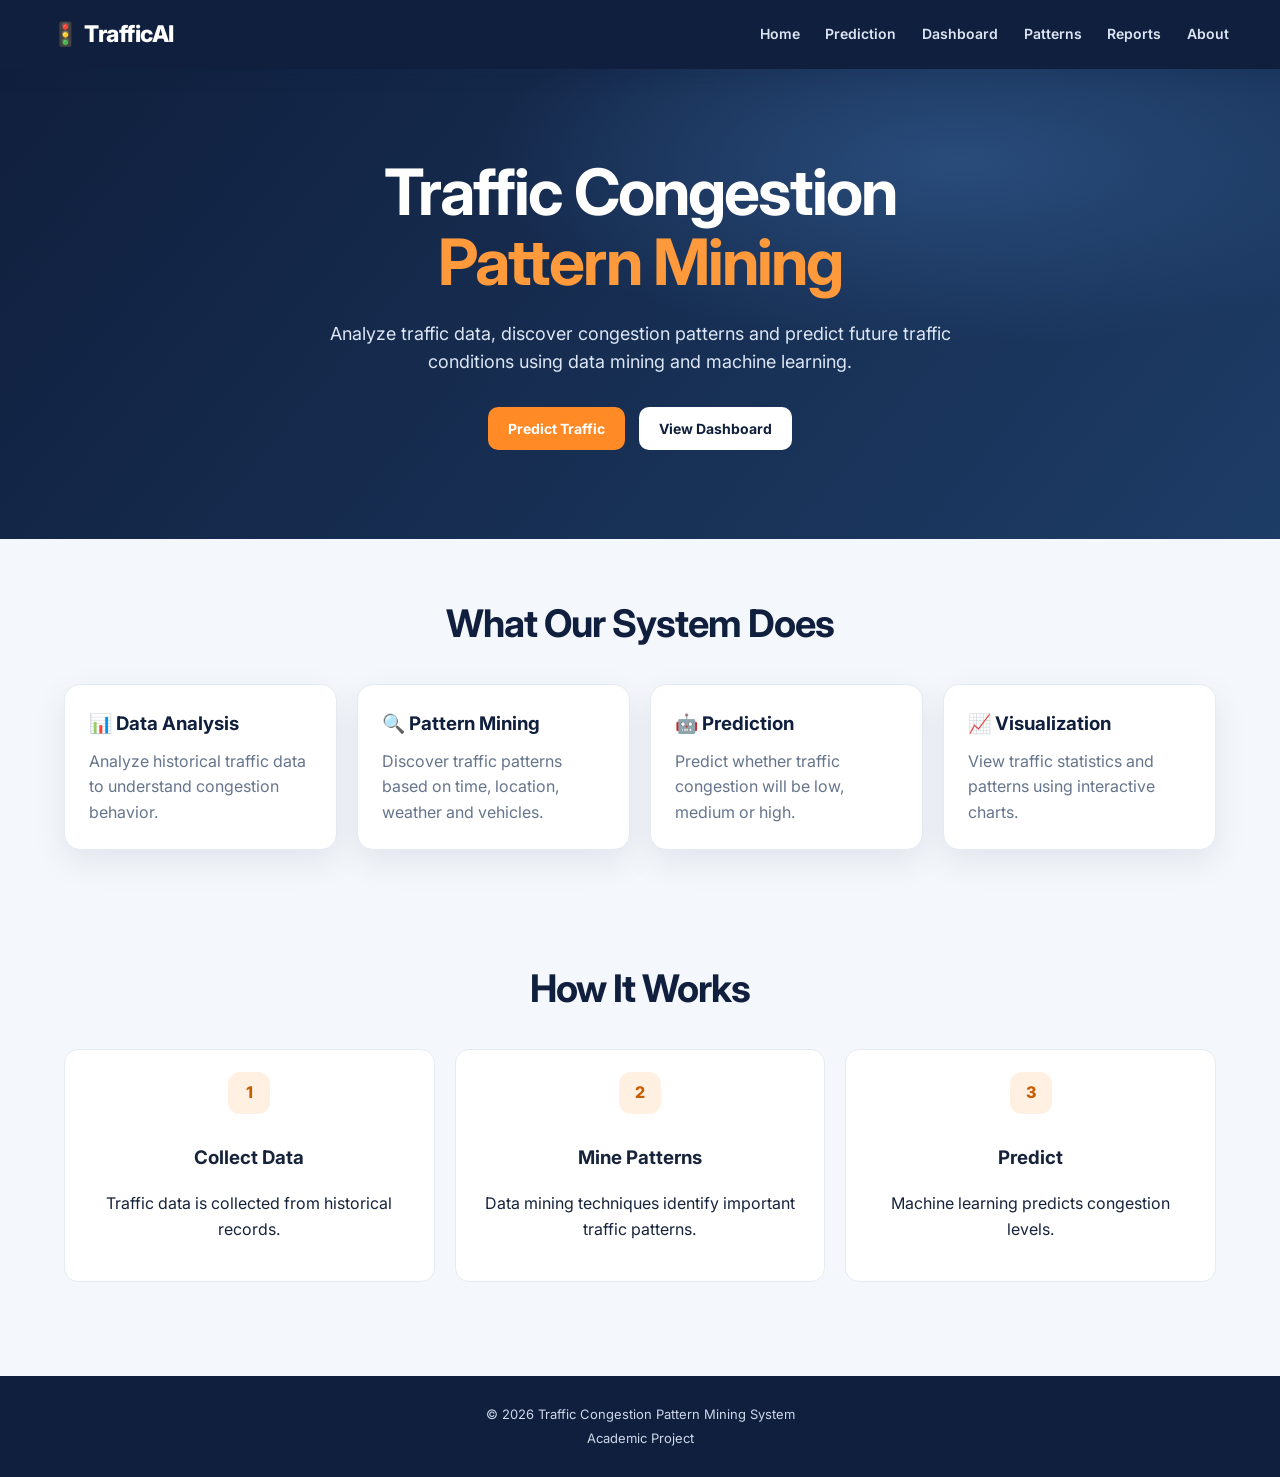
<file: templates/index.html>
<!DOCTYPE html>
<html lang="en">

<head>
    <meta charset="UTF-8">
    <meta name="viewport" content="width=device-width, initial-scale=1.0">

    <title>Traffic Congestion Pattern Mining</title>

    <link rel="stylesheet" href="/static/css/style.css">
</head>

<body>

    <!-- Navigation Bar -->

    <nav>

        <div class="logo">
            🚦 TrafficAI
        </div>

        <div class="nav-links">

            <a href="/index.html">Home</a>

            <a href="/predict.html">Prediction</a>

            <a href="/dashboard.html">Dashboard</a>

            <a href="/patterns.html">Patterns</a>

            <a href="/reports.html">Reports</a>

            <a href="/about.html">About</a>

        </div>

    </nav>


    <!-- Hero Section -->

    <section class="hero">

        <div class="hero-content">

            <h1>
                Traffic Congestion
                <span>Pattern Mining</span>
            </h1>

            <p>
                Analyze traffic data, discover congestion patterns
                and predict future traffic conditions using
                data mining and machine learning.
            </p>

            <div class="hero-buttons">

                <a href="/predict.html" class="btn">
                    Predict Traffic
                </a>

                <a href="/dashboard.html" class="btn secondary">
                    View Dashboard
                </a>

            </div>

        </div>

    </section>


    <!-- Features -->

    <section class="features">

        <h2>What Our System Does</h2>

        <div class="feature-container">

            <div class="feature-card">

                <h3>📊 Data Analysis</h3>

                <p>
                    Analyze historical traffic data
                    to understand congestion behavior.
                </p>

            </div>


            <div class="feature-card">

                <h3>🔍 Pattern Mining</h3>

                <p>
                    Discover traffic patterns based on
                    time, location, weather and vehicles.
                </p>

            </div>


            <div class="feature-card">

                <h3>🤖 Prediction</h3>

                <p>
                    Predict whether traffic congestion
                    will be low, medium or high.
                </p>

            </div>


            <div class="feature-card">

                <h3>📈 Visualization</h3>

                <p>
                    View traffic statistics and patterns
                    using interactive charts.
                </p>

            </div>

        </div>

    </section>


    <!-- How It Works -->

    <section class="how">

        <h2>How It Works</h2>

        <div class="steps">

            <div>
                <span>1</span>
                <h3>Collect Data</h3>
                <p>
                    Traffic data is collected from
                    historical records.
                </p>
            </div>


            <div>
                <span>2</span>
                <h3>Mine Patterns</h3>
                <p>
                    Data mining techniques identify
                    important traffic patterns.
                </p>
            </div>


            <div>
                <span>3</span>
                <h3>Predict</h3>
                <p>
                    Machine learning predicts
                    congestion levels.
                </p>
            </div>

        </div>

    </section>


    <!-- Footer -->

    <footer>

        <p>
            © 2026 Traffic Congestion Pattern Mining System
        </p>

        <p>
            Academic Project
        </p>

    </footer>

</body>

</html>
</file>
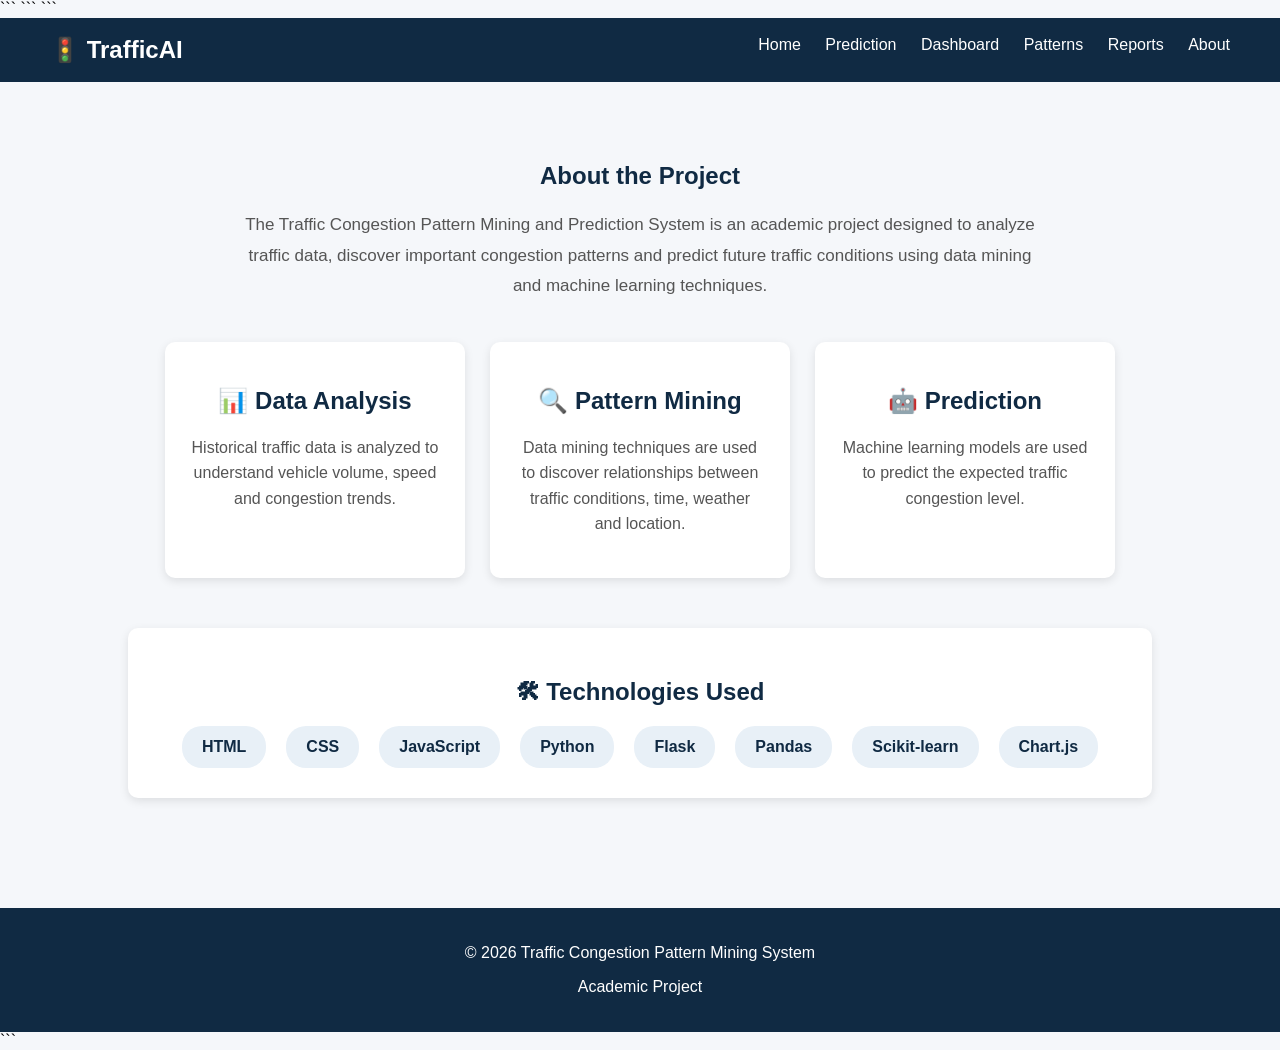
<file: about.html>
<!DOCTYPE html>

<html lang="en">

<head>
    <meta charset="UTF-8">
    <meta name="viewport" content="width=device-width, initial-scale=1.0">

```
<title>About TrafficAI</title>

<style>

    body {
        font-family: Arial, sans-serif;
        background-color: #f5f7fa;
        margin: 0;
    }

    nav {
        background-color: #102a43;
        padding: 18px 50px;
        display: flex;
        justify-content: space-between;
    }

    .logo {
        color: white;
        font-size: 24px;
        font-weight: bold;
    }

    .nav-links a {
        color: white;
        text-decoration: none;
        margin-left: 20px;
    }

    .about-section {
        padding: 60px 10%;
        text-align: center;
    }

    .about-section h1 {
        color: #102a43;
    }

    .intro {
        max-width: 800px;
        margin: 20px auto;
        color: #555;
        line-height: 1.8;
        font-size: 17px;
    }

    .about-container {
        display: flex;
        justify-content: center;
        gap: 25px;
        flex-wrap: wrap;
        margin-top: 40px;
    }

    .about-card {
        background-color: white;
        width: 250px;
        padding: 25px;
        border-radius: 10px;
        box-shadow: 0 3px 10px rgba(0,0,0,0.1);
    }

    .about-card h2 {
        color: #102a43;
    }

    .about-card p {
        color: #555;
        line-height: 1.6;
    }

    .technology {
        margin-top: 50px;
        background-color: white;
        padding: 30px;
        border-radius: 10px;
        box-shadow: 0 3px 10px rgba(0,0,0,0.1);
    }

    .technology h2 {
        color: #102a43;
    }

    .tech-list {
        display: flex;
        justify-content: center;
        gap: 20px;
        flex-wrap: wrap;
        margin-top: 20px;
    }

    .tech {
        background-color: #e8f0f7;
        padding: 12px 20px;
        border-radius: 20px;
        color: #102a43;
        font-weight: bold;
    }

    footer {
        margin-top: 50px;
        background-color: #102a43;
        color: white;
        text-align: center;
        padding: 20px;
    }

</style>
```

</head>

<body>

```
<nav>

    <div class="logo">
        🚦 TrafficAI
    </div>

    <div class="nav-links">

        <a href="index.html">Home</a>
        <a href="predict.html">Prediction</a>
        <a href="dashboard.html">Dashboard</a>
        <a href="patterns.html">Patterns</a>
        <a href="reports.html">Reports</a>
        <a href="about.html">About</a>

    </div>

</nav>


<section class="about-section">

    <h1>About the Project</h1>

    <p class="intro">

        The Traffic Congestion Pattern Mining and Prediction
        System is an academic project designed to analyze
        traffic data, discover important congestion patterns
        and predict future traffic conditions using data
        mining and machine learning techniques.

    </p>


    <div class="about-container">

        <div class="about-card">

            <h2>📊 Data Analysis</h2>

            <p>
                Historical traffic data is analyzed to
                understand vehicle volume, speed and
                congestion trends.
            </p>

        </div>


        <div class="about-card">

            <h2>🔍 Pattern Mining</h2>

            <p>
                Data mining techniques are used to discover
                relationships between traffic conditions,
                time, weather and location.
            </p>

        </div>


        <div class="about-card">

            <h2>🤖 Prediction</h2>

            <p>
                Machine learning models are used to predict
                the expected traffic congestion level.
            </p>

        </div>

    </div>


    <div class="technology">

        <h2>🛠 Technologies Used</h2>

        <div class="tech-list">

            <div class="tech">HTML</div>

            <div class="tech">CSS</div>

            <div class="tech">JavaScript</div>

            <div class="tech">Python</div>

            <div class="tech">Flask</div>

            <div class="tech">Pandas</div>

            <div class="tech">Scikit-learn</div>

            <div class="tech">Chart.js</div>

        </div>

    </div>

</section>


<footer>

    <p>
        © 2026 Traffic Congestion Pattern Mining System
    </p>

    <p>
        Academic Project
    </p>

</footer>
```

</body>

</html>
</file>
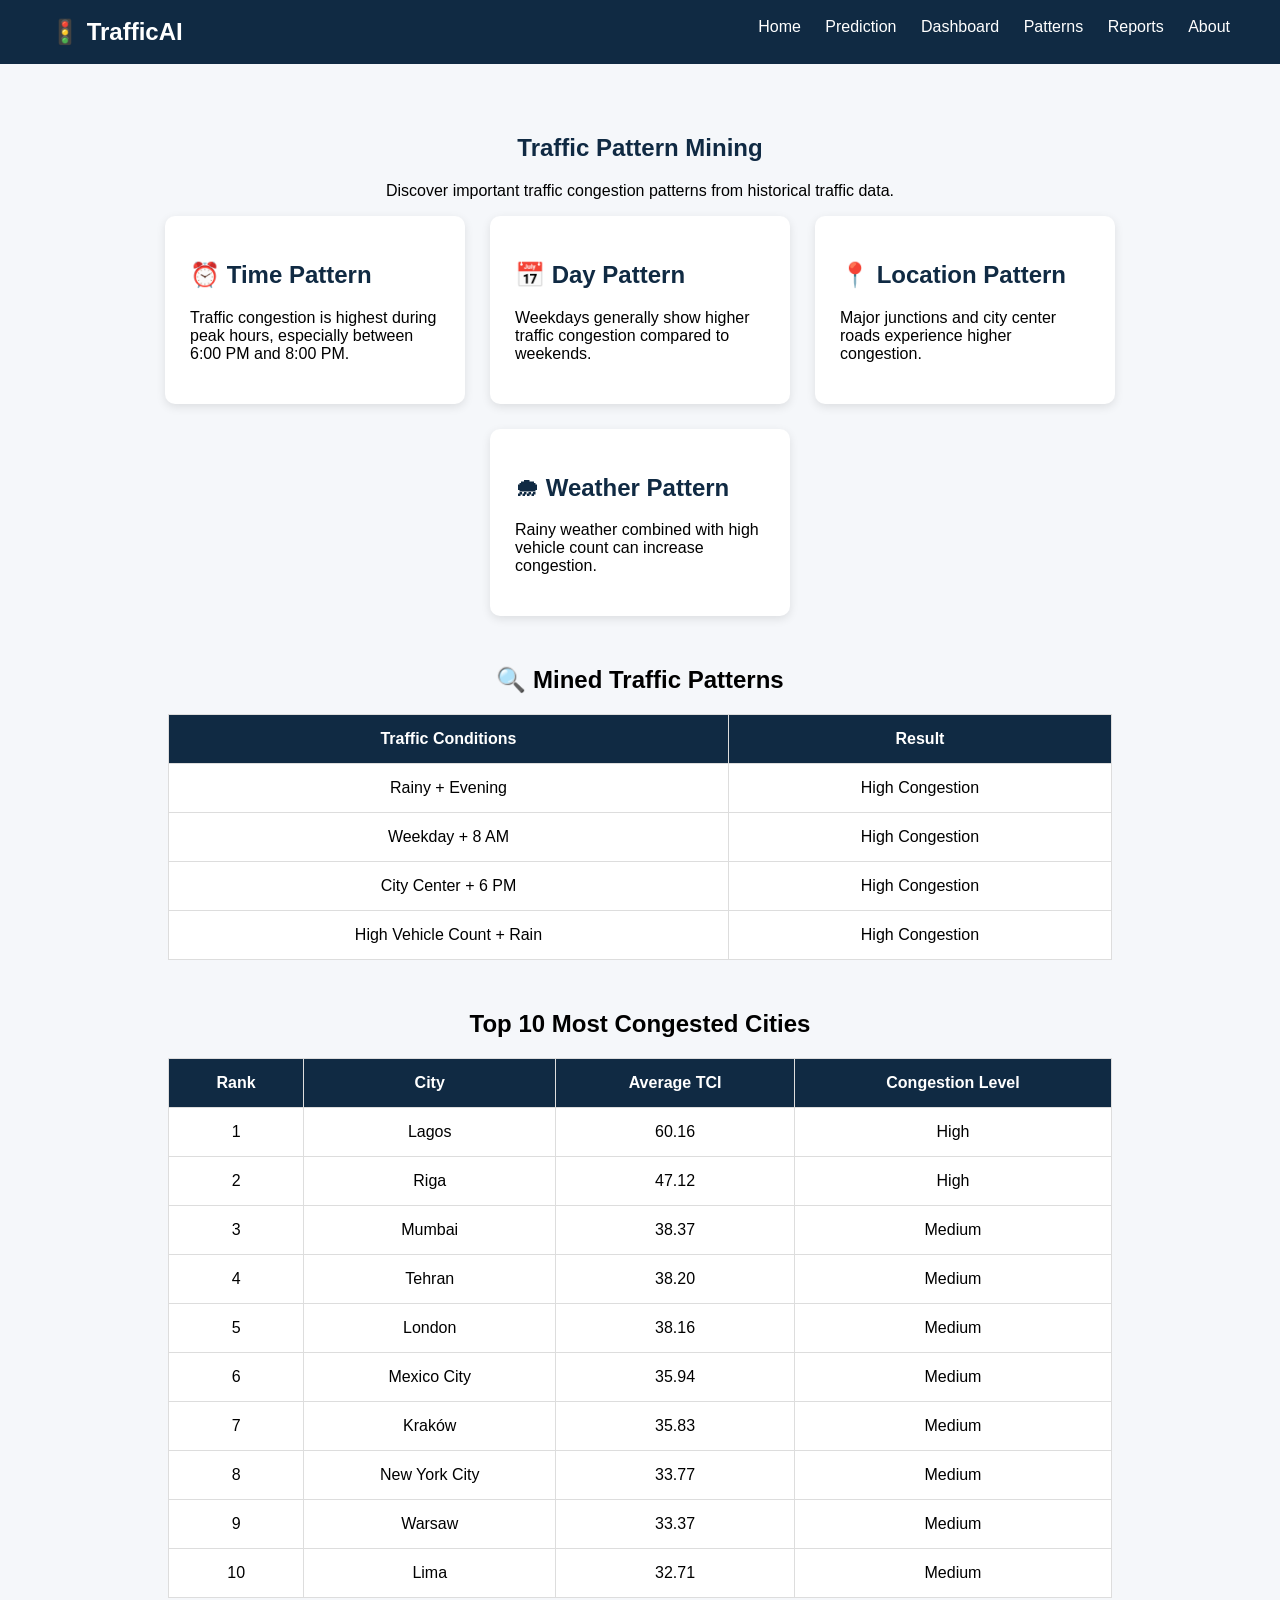
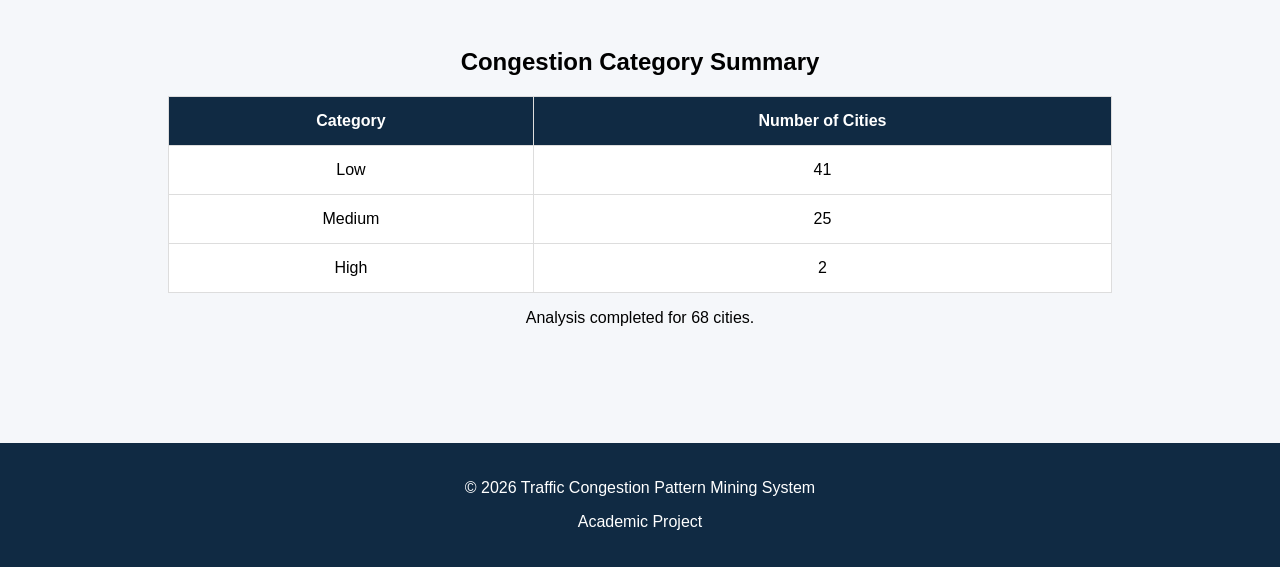
<file: patterns.html>
<!DOCTYPE html>
<html lang="en">

<head>
    <meta charset="UTF-8">
    <meta name="viewport" content="width=device-width, initial-scale=1.0">

    <title>Traffic Patterns</title>

    <style>

        body {
            font-family: Arial, sans-serif;
            background-color: #f5f7fa;
            margin: 0;
        }

        nav {
            background-color: #102a43;
            padding: 18px 50px;
            display: flex;
            justify-content: space-between;
        }

        .logo {
            color: white;
            font-size: 24px;
            font-weight: bold;
        }

        .nav-links a {
            color: white;
            text-decoration: none;
            margin-left: 20px;
        }

        .patterns-section {
            padding: 50px;
            text-align: center;
        }

        .patterns-section h1 {
            color: #102a43;
        }

        .pattern-container {
            display: flex;
            justify-content: center;
            gap: 25px;
            flex-wrap: wrap;
        }

        .pattern-card {
            background-color: white;
            width: 250px;
            padding: 25px;
            border-radius: 10px;
            box-shadow: 0 3px 10px rgba(0,0,0,0.1);
            text-align: left;
        }

        .pattern-card h2 {
            color: #102a43;
        }

        .rules-section {
            margin-top: 50px;
        }

        table {
            width: 80%;
            margin: auto;
            border-collapse: collapse;
            background-color: white;
        }

        th, td {
            padding: 15px;
            border: 1px solid #ddd;
        }

        th {
            background-color: #102a43;
            color: white;
        }

        footer {
            margin-top: 50px;
            background-color: #102a43;
            color: white;
            text-align: center;
            padding: 20px;
        }

    </style>

</head>

<body>

    <nav>

        <div class="logo">
            🚦 TrafficAI
        </div>

        <div class="nav-links">

            <a href="index.html">Home</a>
            <a href="predict.html">Prediction</a>
            <a href="dashboard.html">Dashboard</a>
            <a href="patterns.html">Patterns</a>
            <a href="reports.html">Reports</a>
            <a href="about.html">About</a>

        </div>

    </nav>


    <section class="patterns-section">

        <h1>Traffic Pattern Mining</h1>

        <p>
            Discover important traffic congestion patterns
            from historical traffic data.
        </p>


        <div class="pattern-container">

            <div class="pattern-card">

                <h2>⏰ Time Pattern</h2>

                <p>
                    Traffic congestion is highest during
                    peak hours, especially between
                    6:00 PM and 8:00 PM.
                </p>

            </div>


            <div class="pattern-card">

                <h2>📅 Day Pattern</h2>

                <p>
                    Weekdays generally show higher traffic
                    congestion compared to weekends.
                </p>

            </div>


            <div class="pattern-card">

                <h2>📍 Location Pattern</h2>

                <p>
                    Major junctions and city center roads
                    experience higher congestion.
                </p>

            </div>


            <div class="pattern-card">

                <h2>🌧 Weather Pattern</h2>

                <p>
                    Rainy weather combined with high
                    vehicle count can increase congestion.
                </p>

            </div>

        </div>


        <div class="rules-section">

            <h2>🔍 Mined Traffic Patterns</h2>

            <table>

                <tr>
                    <th>Traffic Conditions</th>
                    <th>Result</th>
                </tr>

                <tr>
                    <td>Rainy + Evening</td>
                    <td>High Congestion</td>
                </tr>

                <tr>
                    <td>Weekday + 8 AM</td>
                    <td>High Congestion</td>
                </tr>

                <tr>
                    <td>City Center + 6 PM</td>
                    <td>High Congestion</td>
                </tr>

                <tr>
                    <td>High Vehicle Count + Rain</td>
                    <td>High Congestion</td>
                </tr>

            </table>

        </div>
       

<!-- Top 10 Most Congested Cities -->
<div class="rules-section">
    <h2>Top 10 Most Congested Cities</h2>

    <table>
        <tr>
            <th>Rank</th>
            <th>City</th>
            <th>Average TCI</th>
            <th>Congestion Level</th>
        </tr>
        <tbody id="topCities"></tbody>
    </table>
</div>

<!-- Congestion Category Summary -->
<div class="rules-section">
    <h2>Congestion Category Summary</h2>

    <table>
        <tr>
            <th>Category</th>
            <th>Number of Cities</th>
        </tr>
        <tbody id="categorySummary"></tbody>
    </table>

    <p id="patternMessage">Loading traffic data...</p>
</div>

</section>



    <footer>

        <p>
            © 2026 Traffic Congestion Pattern Mining System
        </p>

        <p>
            Academic Project
        </p>

    </footer>
<script>
async function loadPatterns() {
    try {
        const response = await fetch("cleaned_traffic_data.csv");

        if (!response.ok) {
            throw new Error("CSV file not found");
        }

        const csv = await response.text();
        const lines = csv.trim().split(/\r?\n/);
        const headers = lines[0].split(",").map(h => h.trim());

        const data = lines.slice(1).map(line => {
            const values = line.split(",");
            const row = {};

            headers.forEach((header, i) => {
                row[header] = values[i]?.trim();
            });

            return row;
        }).filter(row =>
            row.City && !isNaN(Number(row.AverageTCI))
        );

        data.sort((a, b) =>
            Number(b.AverageTCI) - Number(a.AverageTCI)
        );

        const topCities = document.getElementById("topCities");
        topCities.innerHTML = "";

        data.slice(0, 10).forEach((city, i) => {
            const tci = Number(city.AverageTCI);
            let level;

            if (tci < 20) {
                level = "Low";
            } else if (tci < 40) {
                level = "Medium";
            } else {
                level = "High";
            }

            topCities.innerHTML += `
                <tr>
                    <td>${i + 1}</td>
                    <td>${city.City}</td>
                    <td>${tci.toFixed(2)}</td>
                    <td>${level}</td>
                </tr>
            `;
        });

        const counts = { Low: 0, Medium: 0, High: 0 };

        data.forEach(city => {
            const tci = Number(city.AverageTCI);

            if (tci < 20) {
                counts.Low++;
            } else if (tci < 40) {
                counts.Medium++;
            } else {
                counts.High++;
            }
        });

        document.getElementById("categorySummary").innerHTML = `
            <tr><td>Low</td><td>${counts.Low}</td></tr>
            <tr><td>Medium</td><td>${counts.Medium}</td></tr>
            <tr><td>High</td><td>${counts.High}</td></tr>
        `;

        document.getElementById("patternMessage").textContent =
            `Analysis completed for ${data.length} cities.`;

    } catch (error) {
        console.error(error);

        document.getElementById("patternMessage").textContent =
            "Unable to load data. Check the CSV file location and Live Server.";
    }
}

loadPatterns();
</script>
</body>

</html>
</file>
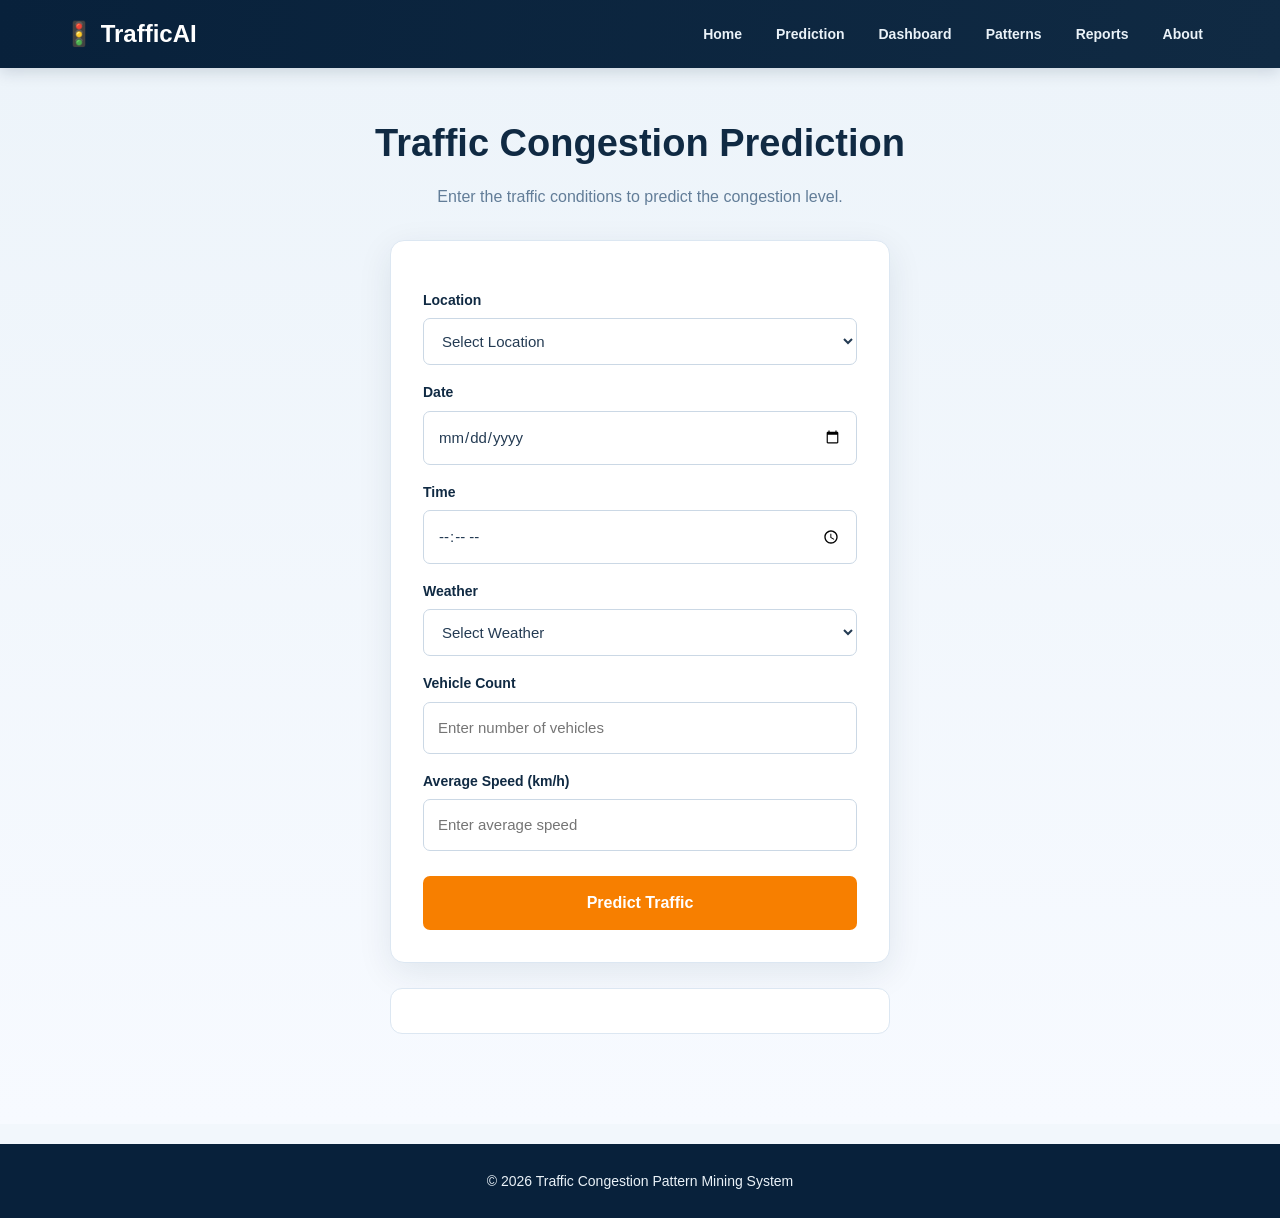
<file: predict.html>
<!DOCTYPE html>
<html lang="en">

<head>

    <meta charset="UTF-8">

    <meta name="viewport"
          content="width=device-width, initial-scale=1.0">

    <title>Traffic Prediction</title>

    <link rel="stylesheet" href="style.css">

</head>

<body>

    <nav>

        <div class="logo">
            🚦 TrafficAI
        </div>

        <div class="nav-links">

            <a href="index.html">Home</a>

            <a href="predict.html">Prediction</a>

            <a href="dashboard.html">Dashboard</a>

            <a href="patterns.html">Patterns</a>

            <a href="reports.html">Reports</a>

            <a href="about.html">About</a>

        </div>

    </nav>


    <section class="prediction-section">

        <h1>Traffic Congestion Prediction</h1>

        <p>
            Enter the traffic conditions to predict
            the congestion level.
        </p>


        <form id="predictionForm">

            <label>Location</label>

            <select id="location">

                <option value="">Select Location</option>

                <option>Main Road</option>
                <option>City Center</option>
                <option>Highway</option>
                <option>Junction</option>

            </select>


            <label>Date</label>

            <input type="date" id="date">


            <label>Time</label>

            <input type="time" id="time">


            <label>Weather</label>

            <select id="weather">

                <option value="">Select Weather</option>

                <option>Sunny</option>
                <option>Cloudy</option>
                <option>Rainy</option>

            </select>


            <label>Vehicle Count</label>

            <input
                type="number"
                id="vehicleCount"
                placeholder="Enter number of vehicles"
            >


            <label>Average Speed (km/h)</label>

            <input
                type="number"
                id="speed"
                placeholder="Enter average speed"
            >


            <button type="submit">
                Predict Traffic
            </button>

        </form>


        <div id="predictionResult"></div>

    </section>


    <footer>

        <p>
            © 2026 Traffic Congestion Pattern Mining System
        </p>

    </footer>


    <script src="prediction.js"></script>

</body>

</html>
</file>
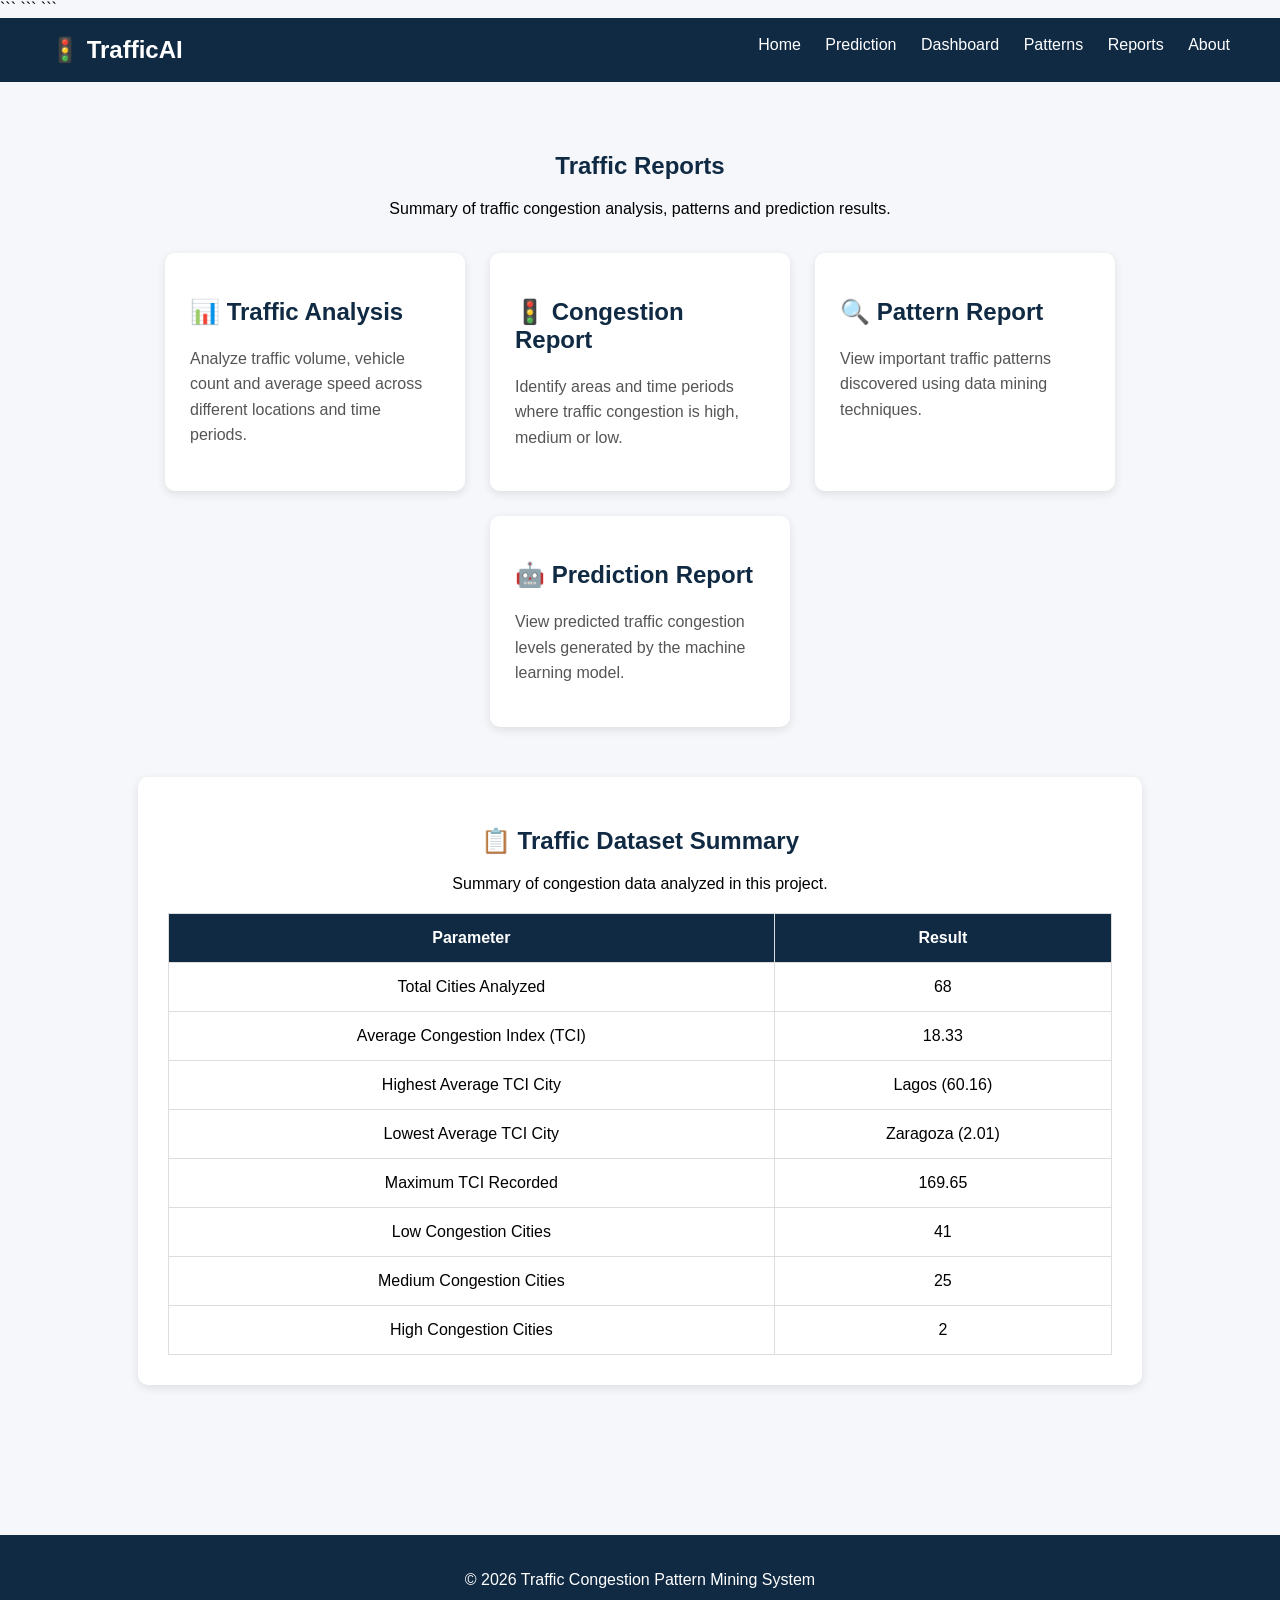
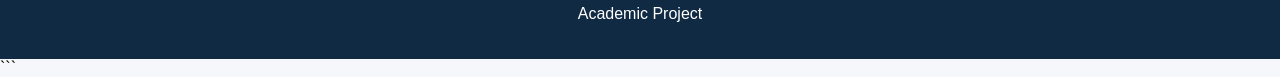
<file: reports.html>
<!DOCTYPE html>

<html lang="en">

<head>
    <meta charset="UTF-8">
    <meta name="viewport" content="width=device-width, initial-scale=1.0">

```
<title>Traffic Reports</title>

<style>

    body {
        font-family: Arial, sans-serif;
        background-color: #f5f7fa;
        margin: 0;
    }

    nav {
        background-color: #102a43;
        padding: 18px 50px;
        display: flex;
        justify-content: space-between;
    }

    .logo {
        color: white;
        font-size: 24px;
        font-weight: bold;
    }

    .nav-links a {
        color: white;
        text-decoration: none;
        margin-left: 20px;
    }

    .reports-section {
        padding: 50px;
        text-align: center;
    }

    .reports-section h1 {
        color: #102a43;
    }

    .report-container {
        display: flex;
        justify-content: center;
        gap: 25px;
        flex-wrap: wrap;
        margin-top: 35px;
    }

    .report-card {
        background-color: white;
        width: 250px;
        padding: 25px;
        border-radius: 10px;
        box-shadow: 0 3px 10px rgba(0,0,0,0.1);
        text-align: left;
    }

    .report-card h2 {
        color: #102a43;
    }

    .report-card p {
        color: #555;
        line-height: 1.6;
    }

    .summary {
        background-color: white;
        width: 80%;
        margin: 50px auto;
        padding: 30px;
        border-radius: 10px;
        box-shadow: 0 3px 10px rgba(0,0,0,0.1);
    }

    .summary h2 {
        color: #102a43;
    }

    table {
        width: 100%;
        border-collapse: collapse;
        margin-top: 20px;
    }

    th, td {
        padding: 15px;
        border: 1px solid #ddd;
    }

    th {
        background-color: #102a43;
        color: white;
    }

    footer {
        margin-top: 50px;
        background-color: #102a43;
        color: white;
        text-align: center;
        padding: 20px;
    }

</style>
```

</head>

<body>

```
<nav>

    <div class="logo">
        🚦 TrafficAI
    </div>

    <div class="nav-links">

        <a href="index.html">Home</a>
        <a href="predict.html">Prediction</a>
        <a href="dashboard.html">Dashboard</a>
        <a href="patterns.html">Patterns</a>
        <a href="reports.html">Reports</a>
        <a href="about.html">About</a>

    </div>

</nav>


<section class="reports-section">

    <h1>Traffic Reports</h1>

    <p>
        Summary of traffic congestion analysis,
        patterns and prediction results.
    </p>


    <div class="report-container">

        <div class="report-card">

            <h2>📊 Traffic Analysis</h2>

            <p>
                Analyze traffic volume, vehicle count
                and average speed across different
                locations and time periods.
            </p>

        </div>


        <div class="report-card">

            <h2>🚦 Congestion Report</h2>

            <p>
                Identify areas and time periods where
                traffic congestion is high, medium
                or low.
            </p>

        </div>


        <div class="report-card">

            <h2>🔍 Pattern Report</h2>

            <p>
                View important traffic patterns
                discovered using data mining techniques.
            </p>

        </div>


        <div class="report-card">

            <h2>🤖 Prediction Report</h2>

            <p>
                View predicted traffic congestion
                levels generated by the machine
                learning model.
            </p>

        </div>

    </div>


        <div class="summary">

        <h2>📋 Traffic Dataset Summary</h2>

        <p>Summary of congestion data analyzed in this project.</p>

        <table>
            <tr>
                <th>Parameter</th>
                <th>Result</th>
            </tr>

            <tr>
                <td>Total Cities Analyzed</td>
                <td>68</td>
            </tr>

            <tr>
                <td>Average Congestion Index (TCI)</td>
                <td>18.33</td>
            </tr>

            <tr>
                <td>Highest Average TCI City</td>
                <td>Lagos (60.16)</td>
            </tr>

            <tr>
                <td>Lowest Average TCI City</td>
                <td>Zaragoza (2.01)</td>
            </tr>

            <tr>
                <td>Maximum TCI Recorded</td>
                <td>169.65</td>
            </tr>

            <tr>
                <td>Low Congestion Cities</td>
                <td>41</td>
            </tr>

            <tr>
                <td>Medium Congestion Cities</td>
                <td>25</td>
            </tr>

            <tr>
                <td>High Congestion Cities</td>
                <td>2</td>
            </tr>
        </table>

    </div>
</section>


<footer>

    <p>
        © 2026 Traffic Congestion Pattern Mining System
    </p>

    <p>
        Academic Project
    </p>

</footer>
```

</body>

</html>
</file>
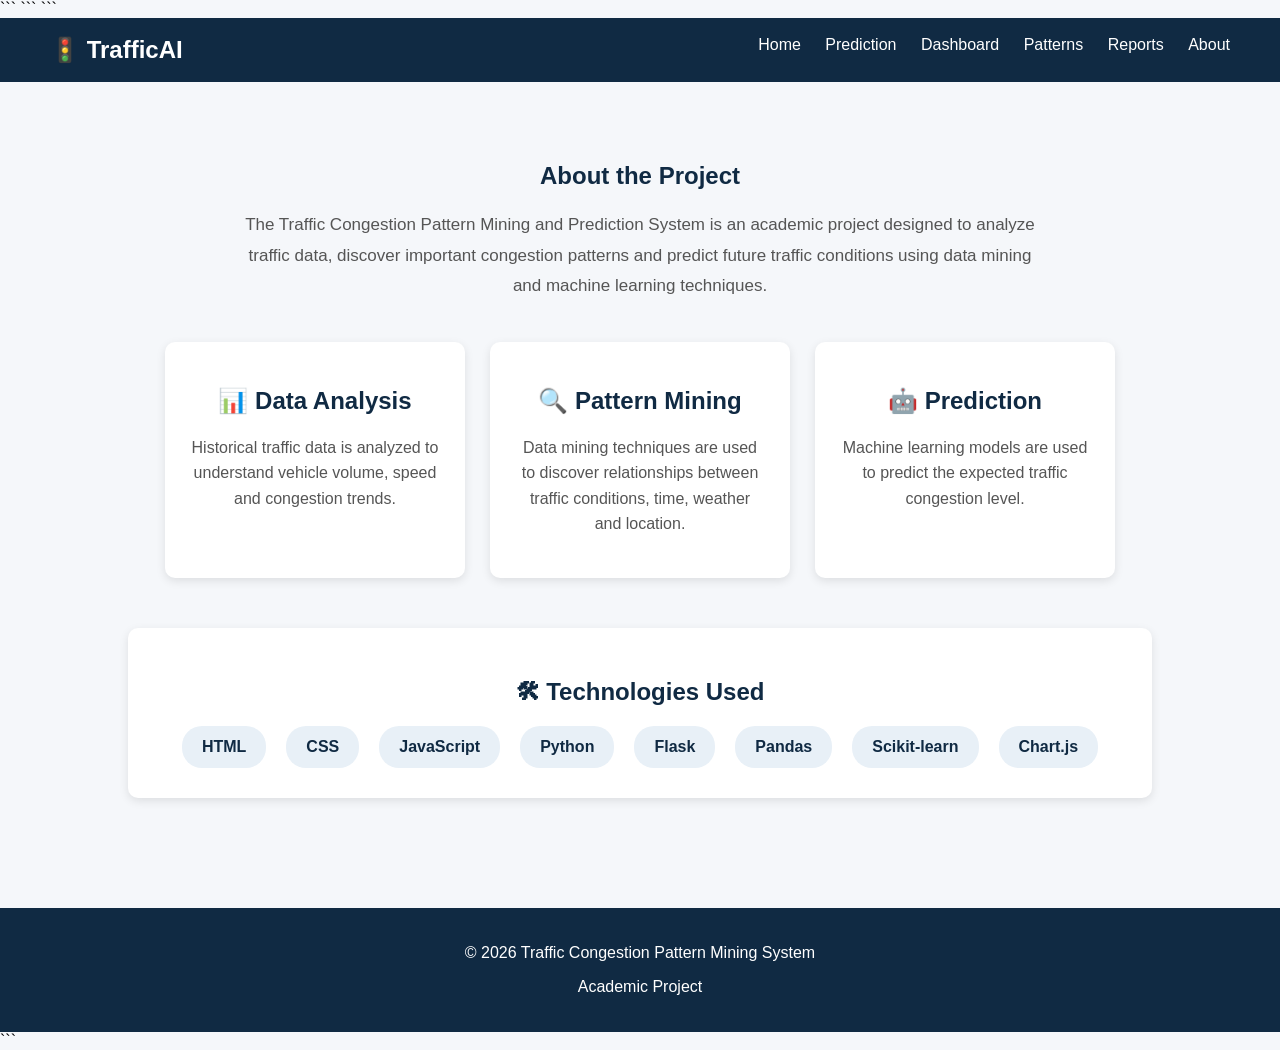
<file: templates/about.html>
<!DOCTYPE html>

<html lang="en">

<head>
    <meta charset="UTF-8">
    <meta name="viewport" content="width=device-width, initial-scale=1.0">

```
<title>About TrafficAI</title>

<style>

    body {
        font-family: Arial, sans-serif;
        background-color: #f5f7fa;
        margin: 0;
    }

    nav {
        background-color: #102a43;
        padding: 18px 50px;
        display: flex;
        justify-content: space-between;
    }

    .logo {
        color: white;
        font-size: 24px;
        font-weight: bold;
    }

    .nav-links a {
        color: white;
        text-decoration: none;
        margin-left: 20px;
    }

    .about-section {
        padding: 60px 10%;
        text-align: center;
    }

    .about-section h1 {
        color: #102a43;
    }

    .intro {
        max-width: 800px;
        margin: 20px auto;
        color: #555;
        line-height: 1.8;
        font-size: 17px;
    }

    .about-container {
        display: flex;
        justify-content: center;
        gap: 25px;
        flex-wrap: wrap;
        margin-top: 40px;
    }

    .about-card {
        background-color: white;
        width: 250px;
        padding: 25px;
        border-radius: 10px;
        box-shadow: 0 3px 10px rgba(0,0,0,0.1);
    }

    .about-card h2 {
        color: #102a43;
    }

    .about-card p {
        color: #555;
        line-height: 1.6;
    }

    .technology {
        margin-top: 50px;
        background-color: white;
        padding: 30px;
        border-radius: 10px;
        box-shadow: 0 3px 10px rgba(0,0,0,0.1);
    }

    .technology h2 {
        color: #102a43;
    }

    .tech-list {
        display: flex;
        justify-content: center;
        gap: 20px;
        flex-wrap: wrap;
        margin-top: 20px;
    }

    .tech {
        background-color: #e8f0f7;
        padding: 12px 20px;
        border-radius: 20px;
        color: #102a43;
        font-weight: bold;
    }

    footer {
        margin-top: 50px;
        background-color: #102a43;
        color: white;
        text-align: center;
        padding: 20px;
    }

</style>
```

</head>

<body>

```
<nav>

    <div class="logo">
        🚦 TrafficAI
    </div>

    <div class="nav-links">

        <a href="/index.html">Home</a>
        <a href="/predict.html">Prediction</a>
        <a href="/dashboard.html">Dashboard</a>
        <a href="/patterns.html">Patterns</a>
        <a href="/reports.html">Reports</a>
        <a href="/about.html">About</a>

    </div>

</nav>


<section class="about-section">

    <h1>About the Project</h1>

    <p class="intro">

        The Traffic Congestion Pattern Mining and Prediction
        System is an academic project designed to analyze
        traffic data, discover important congestion patterns
        and predict future traffic conditions using data
        mining and machine learning techniques.

    </p>


    <div class="about-container">

        <div class="about-card">

            <h2>📊 Data Analysis</h2>

            <p>
                Historical traffic data is analyzed to
                understand vehicle volume, speed and
                congestion trends.
            </p>

        </div>


        <div class="about-card">

            <h2>🔍 Pattern Mining</h2>

            <p>
                Data mining techniques are used to discover
                relationships between traffic conditions,
                time, weather and location.
            </p>

        </div>


        <div class="about-card">

            <h2>🤖 Prediction</h2>

            <p>
                Machine learning models are used to predict
                the expected traffic congestion level.
            </p>

        </div>

    </div>


    <div class="technology">

        <h2>🛠 Technologies Used</h2>

        <div class="tech-list">

            <div class="tech">HTML</div>

            <div class="tech">CSS</div>

            <div class="tech">JavaScript</div>

            <div class="tech">Python</div>

            <div class="tech">Flask</div>

            <div class="tech">Pandas</div>

            <div class="tech">Scikit-learn</div>

            <div class="tech">Chart.js</div>

        </div>

    </div>

</section>


<footer>

    <p>
        © 2026 Traffic Congestion Pattern Mining System
    </p>

    <p>
        Academic Project
    </p>

</footer>
```

</body>

</html>
</file>
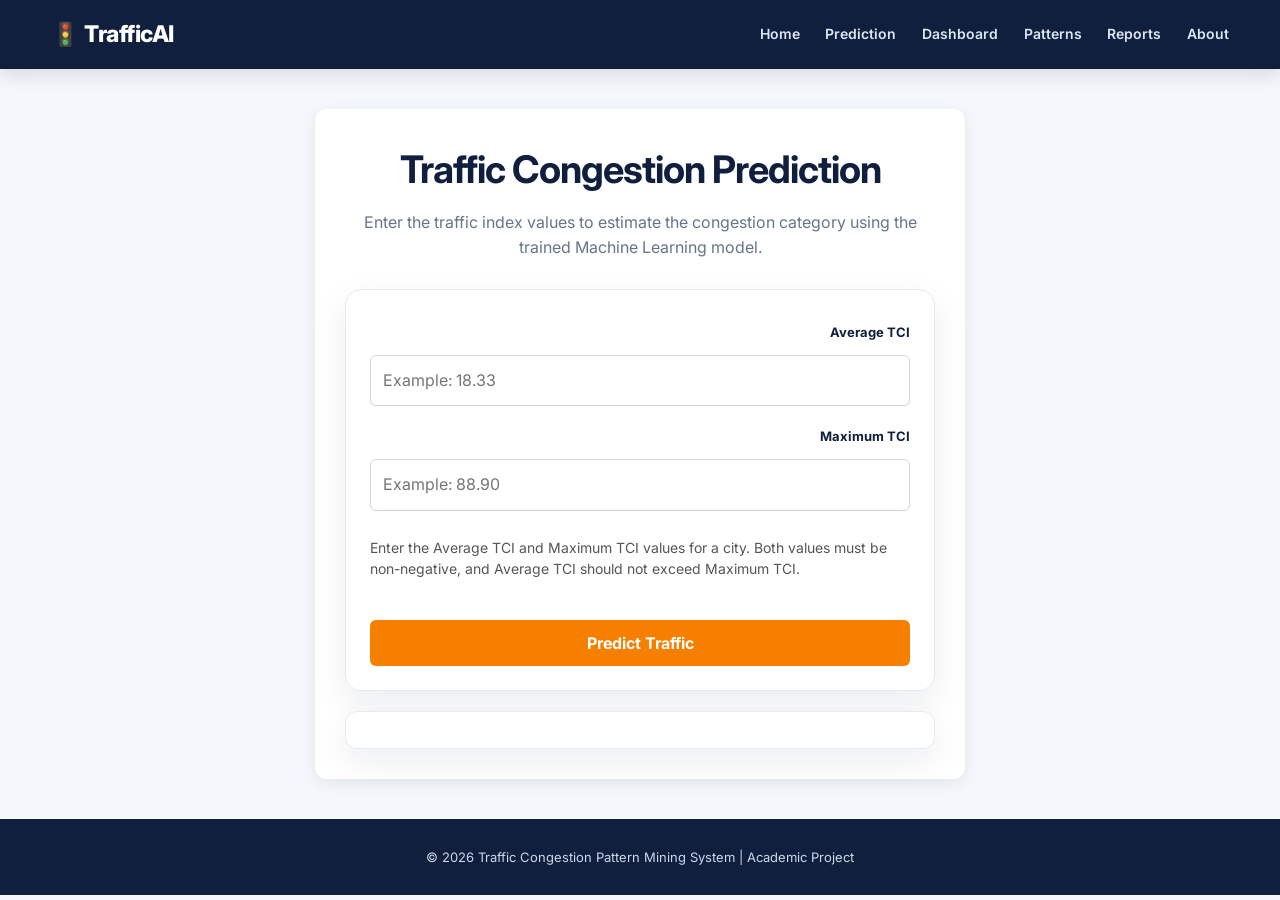
<file: templates/predict.html>
<!DOCTYPE html>
<html lang="en">

<head>
    <meta charset="UTF-8">
    <meta name="viewport" content="width=device-width, initial-scale=1.0">

    <title>Traffic Prediction | TrafficAI</title>

    <link rel="stylesheet" href="/static/css/style.css">

    <style>
        .prediction-section {
            max-width: 650px;
            margin: 40px auto;
            padding: 30px;
            background: #ffffff;
            border-radius: 12px;
            box-shadow: 0 4px 15px rgba(0, 0, 0, 0.08);
        }

        .prediction-section h1,
        .prediction-section > p {
            text-align: center;
        }

        #predictionForm {
            display: flex;
            flex-direction: column;
            gap: 12px;
            margin-top: 25px;
        }

        #predictionForm label {
            font-weight: bold;
            margin-top: 8px;
        }

        #predictionForm input {
            width: 100%;
            box-sizing: border-box;
            padding: 12px;
            border: 1px solid #ccd5df;
            border-radius: 6px;
            font-size: 16px;
        }

        #predictionForm button {
            margin-top: 15px;
            padding: 13px;
            border: none;
            border-radius: 6px;
            background: #f77f00;
            color: white;
            font-size: 16px;
            font-weight: bold;
            cursor: pointer;
        }

        #predictionForm button:hover {
            background: #d96c00;
        }

        #predictionForm button:disabled {
            opacity: 0.6;
            cursor: wait;
        }

    
#predictionResult {
    display: block;
    margin-top: 25px;
    padding: 18px;
    border-radius: 8px;
    overflow-wrap: anywhere;
}


        #predictionResult h2 {
            margin-top: 0;
        }

        .result-low {
            background: #e4f7e9;
            color: #176b32;
        }

        .result-medium {
            background: #fff1d6;
            color: #805000;
        }

        .result-high {
            background: #ffe5e5;
            color: #a51f1f;
        }

        .result-error {
            background: #fce8e6;
            color: #a51f1f;
        }

        .form-note {
            font-size: 14px;
            color: #555555;
            line-height: 1.5;
        }
    </style>
</head>

<body>

    <nav>
        <div class="logo">
            🚦 TrafficAI
        </div>

        <div class="nav-links">
            <a href="/index.html">Home</a>
            <a href="/predict.html">Prediction</a>
            <a href="/dashboard.html">Dashboard</a>
            <a href="/patterns.html">Patterns</a>
            <a href="/reports.html">Reports</a>
            <a href="/about.html">About</a>
        </div>
    </nav>

    <section class="prediction-section">

        <h1>Traffic Congestion Prediction</h1>

        <p>
            Enter the traffic index values to estimate the congestion category
            using the trained Machine Learning model.
        </p>

        <form id="predictionForm">

            <label for="averageTCI">Average TCI</label>
            <input
                type="number"
                id="averageTCI"
                name="AverageTCI"
                placeholder="Example: 18.33"
                min="0"
                step="any"
                required
            >

            <label for="maxTCI">Maximum TCI</label>
            <input
                type="number"
                id="maxTCI"
                name="MaxTCI"
                placeholder="Example: 88.90"
                min="0"
                step="any"
                required
            >

            <p class="form-note">
                Enter the Average TCI and Maximum TCI values for a city.
                Both values must be non-negative, and Average TCI should
                not exceed Maximum TCI.
            </p>

            <button type="submit" id="predictButton">
                Predict Traffic
            </button>

        </form>

        <div id="predictionResult" role="status" aria-live="polite"></div>

    </section>

    <footer>
        <p>
            © 2026 Traffic Congestion Pattern Mining System |
            Academic Project
        </p>
    </footer>

    <script src="/static/js/prediction.js"></script>

</body>
</html>
</file>
<file: static/css/style.css>
@import url('https://fonts.googleapis.com/css2?family=Inter:wght@400;500;600;700;800&display=swap');
:root{--navy:#101f3d;--navy2:#172d52;--orange:#ff8a26;--bg:#f4f7fb;--ink:#17233b;--muted:#66758b;--line:#e5ebf3;--card:#fff;--shadow:0 12px 34px rgba(16,31,61,.08)}
*{box-sizing:border-box}html{scroll-behavior:smooth}body{margin:0;background:var(--bg);color:var(--ink);font-family:Inter,Arial,sans-serif;line-height:1.6}
nav{position:sticky;top:0;z-index:10;background:var(--navy);color:#fff;padding:16px clamp(18px,4vw,58px);display:flex;align-items:center;justify-content:space-between;gap:24px;box-shadow:0 5px 18px #101f3d22}
.logo{font-weight:800;font-size:23px;letter-spacing:-.5px;white-space:nowrap}.nav-links{display:flex;align-items:center;gap:clamp(10px,2vw,26px);flex-wrap:wrap}.nav-links a{color:#dce6f5;text-decoration:none;font-size:14px;font-weight:600;transition:.2s}.nav-links a:hover,.nav-links a:focus{color:#ffb45f}
.hero{min-height:470px;display:flex;align-items:center;justify-content:center;text-align:center;padding:80px 24px;background:radial-gradient(ellipse at 75% 20%,#294c7b 0,transparent 35%),linear-gradient(130deg,#101f3d,#1d3c66);color:white;position:relative;overflow:hidden}.hero-content{max-width:850px}.hero h1{font-size:clamp(38px,5.4vw,64px);line-height:1.08;letter-spacing:-2px;margin:0 0 24px;color:#fff}.hero h1 span{display:block;color:#ff9a3c}.hero p{font-size:18px;color:#dce6f5;max-width:700px;margin:0 auto 30px}.hero-buttons{display:flex;gap:14px;justify-content:center;flex-wrap:wrap}
.btn,button{border:0;border-radius:10px;background:var(--orange);color:#fff;text-decoration:none;display:inline-flex;align-items:center;justify-content:center;padding:13px 20px;font:700 14px Inter,Arial;cursor:pointer;transition:transform .2s,box-shadow .2s}.btn:hover,button:hover{transform:translateY(-2px);box-shadow:0 8px 20px #ff8a2633}.btn.secondary{background:#fff;color:var(--navy)}.features,.how,.prediction-section,.dashboard,.patterns-section,.rules-section,.reports-section,.about-section{max-width:1200px;margin:auto;padding:54px 24px}
.features h2,.how h2,.dashboard h1,.prediction-section h1,.patterns-section h1,.reports-section h1,.about-section h1{color:var(--navy);font-size:clamp(28px,3vw,38px);letter-spacing:-1px;margin:0 0 10px}.features>h2,.how>h2{text-align:center;margin-bottom:30px}
.feature-container,.pattern-container,.report-container,.about-container,.stats-container,.chart-container,.steps{display:grid;grid-template-columns:repeat(auto-fit,minmax(220px,1fr));gap:20px}
.feature-card,.pattern-card,.report-card,.about-card,.stat-card,.chart-box,.summary,.prediction-section form,.technology,.intro,.rules-section{background:var(--card);border:1px solid var(--line);border-radius:16px;padding:24px;box-shadow:var(--shadow)}
.feature-card h3,.pattern-card h2,.report-card h2,.about-card h2{color:var(--navy);margin:0 0 10px}.feature-card p,.pattern-card p,.report-card p,.about-card p{color:var(--muted);margin:0}
.how{background:transparent;text-align:center}.steps>div{padding:22px;background:#fff;border:1px solid var(--line);border-radius:14px}.steps span{display:inline-grid;place-items:center;width:42px;height:42px;border-radius:12px;background:#fff0e2;color:#c85e00;font-weight:800;margin-bottom:10px}
.dashboard h1,.prediction-section h1,.patterns-section h1,.reports-section h1,.about-section h1{text-align:left}.dashboard-description,.prediction-section>p{color:var(--muted);margin:0 0 28px}.stat-card{text-align:left;position:relative}.stat-card h2{font-size:14px;color:var(--muted);margin:0 0 12px}.stat-card p{font-size:30px;font-weight:800;color:var(--navy);margin:0;overflow-wrap:anywhere}.chart-container{margin:20px 0}.chart-box{min-height:300px}.chart-box canvas{max-height:300px}
.prediction-section{max-width:780px}.prediction-section form{display:grid;grid-template-columns:1fr 1fr;gap:10px 16px}.prediction-section label{font-size:13px;font-weight:700;color:var(--navy);align-self:end}.prediction-section input,.prediction-section select{width:100%;padding:12px;border:1px solid #d8e1ed;border-radius:9px;background:#fff;font:inherit;color:var(--ink);min-width:0}.prediction-section button{grid-column:1/-1;margin-top:10px}.prediction-section #predictionResult{margin-top:20px;padding:18px;border-radius:12px;background:#fff;border:1px solid var(--line);box-shadow:var(--shadow)}
table{width:100%;border-collapse:collapse;background:#fff;border-radius:12px;overflow:hidden;margin:18px 0 28px;font-size:14px}th{background:var(--navy);color:#fff;text-align:left;font-weight:700}th,td{padding:12px 14px;border-bottom:1px solid var(--line)}tbody tr:nth-child(even){background:#f8faff}tbody tr:hover{background:#fff3e8}
.summary{margin-top:24px;overflow-x:auto}.summary h2{color:var(--navy)}.rules-section{margin:24px auto;max-width:1150px}.rules-section h2{color:var(--navy)}#patternMessage{color:var(--muted);font-weight:600}
footer{background:var(--navy);color:#cdd8e9;text-align:center;padding:24px;font-size:13px;margin-top:40px}footer p{margin:4px}
@media(max-width:760px){nav{align-items:flex-start;flex-direction:column;padding:14px 18px}.nav-links{gap:12px}.hero{min-height:420px}.features,.how,.dashboard,.prediction-section,.patterns-section,.rules-section,.reports-section,.about-section{padding:36px 16px}.prediction-section form{grid-template-columns:1fr}.prediction-section button{grid-column:auto}.chart-box{min-height:260px}.steps{grid-template-columns:1fr}}
</file>
<file: style.css>
/* ==========================================
   TRAFFICAI - MODERN FRONTEND DESIGN
   Theme: Navy Blue, White and Orange
   ========================================== */

/* 1. GLOBAL RESET */
* {
    margin: 0;
    padding: 0;
    box-sizing: border-box;
}

:root {
    --navy: #102a43;
    --navy-dark: #08213b;
    --navy-light: #1d4e6f;
    --orange: #f77f00;
    --orange-hover: #d96800;
    --background: #f2f7fc;
    --white: #ffffff;
    --text: #243b53;
    --muted: #627d98;
    --border: #dce7f2;
    --green: #16a36a;
    --red: #e53935;
    --yellow: #f5a623;
}

html {
    scroll-behavior: smooth;
}

body {
    font-family: Arial, Helvetica, sans-serif;
    background: var(--background);
    color: var(--text);
    line-height: 1.6;
    overflow-x: hidden;
}

a {
    color: inherit;
}

img {
    max-width: 100%;
    height: auto;
}

button,
input,
select,
textarea {
    font: inherit;
}

/* 2. NAVIGATION BAR */

nav {
    width: 100%;
    min-height: 68px;
    padding: 14px 5%;
    background: linear-gradient(100deg, var(--navy-dark), var(--navy));
    color: var(--white);
    display: flex;
    justify-content: space-between;
    align-items: center;
    gap: 20px;
    flex-wrap: wrap;
    box-shadow: 0 4px 15px rgba(8, 33, 59, 0.15);
    position: relative;
    z-index: 10;
}

.logo {
    font-size: 24px;
    font-weight: 800;
    color: var(--white);
    white-space: nowrap;
}

.nav-links {
    display: flex;
    align-items: center;
    justify-content: center;
    flex-wrap: wrap;
    gap: 8px;
}

.nav-links a {
    color: #eaf2f8;
    text-decoration: none;
    font-size: 14px;
    font-weight: 600;
    padding: 9px 13px;
    border-radius: 6px;
    transition: 0.25s ease;
}

.nav-links a:hover,
.nav-links a.active {
    color: var(--white);
    background: rgba(247, 127, 0, 0.16);
    box-shadow: inset 0 -3px var(--orange);
}

/* 3. HOME PAGE HERO */

.hero {
    min-height: 480px;
    padding: 70px 6%;
    display: flex;
    justify-content: flex-start;
    align-items: center;
    text-align: left;
    background:
        linear-gradient(90deg,
        rgba(8, 33, 59, 0.96) 0%,
        rgba(16, 42, 67, 0.82) 48%,
        rgba(16, 42, 67, 0.30) 100%),
        linear-gradient(135deg, #1d4e6f, #dbeafe);
    color: var(--white);
}

.hero-content {
    width: 100%;
    max-width: 760px;
}

.hero h1 {
    color: var(--white);
    font-size: clamp(34px, 5vw, 56px);
    line-height: 1.15;
    margin-bottom: 24px;
    letter-spacing: -1px;
}

.hero h1 span {
    color: #ff9d32;
}

.hero p {
    max-width: 650px;
    color: #eaf2f8;
    font-size: 18px;
    line-height: 1.8;
    margin-bottom: 30px;
}

.hero-buttons {
    display: flex;
    align-items: center;
    flex-wrap: wrap;
    gap: 14px;
}

/* 4. BUTTONS */

.btn {
    display: inline-flex;
    justify-content: center;
    align-items: center;
    gap: 8px;
    background: var(--orange);
    color: var(--white);
    padding: 13px 23px;
    border: 1px solid var(--orange);
    border-radius: 7px;
    text-decoration: none;
    font-size: 15px;
    font-weight: 700;
    cursor: pointer;
    transition: 0.25s ease;
}

.btn:hover {
    background: var(--orange-hover);
    border-color: var(--orange-hover);
    transform: translateY(-2px);
    box-shadow: 0 7px 18px rgba(247, 127, 0, 0.2);
}

.btn.secondary {
    background: transparent;
    border-color: rgba(255, 255, 255, 0.75);
    color: var(--white);
}

.btn.secondary:hover {
    background: var(--white);
    color: var(--navy);
}

/* 5. HOME FEATURES */

.features {
    padding: 65px 5%;
    text-align: center;
    background: var(--white);
}

.features h2,
.how h2 {
    font-size: clamp(27px, 3vw, 36px);
    color: var(--navy);
    margin-bottom: 38px;
}

.feature-container {
    display: flex;
    justify-content: center;
    align-items: stretch;
    flex-wrap: wrap;
    gap: 22px;
}

.feature-card {
    flex: 1 1 220px;
    max-width: 280px;
    background: var(--white);
    padding: 28px 23px;
    border: 1px solid var(--border);
    border-radius: 12px;
    box-shadow: 0 5px 20px rgba(16, 42, 67, 0.06);
    transition: transform 0.25s ease, box-shadow 0.25s ease;
}

.feature-card:hover {
    transform: translateY(-5px);
    box-shadow: 0 12px 28px rgba(16, 42, 67, 0.12);
}

.feature-card h3 {
    color: var(--navy);
    margin-bottom: 12px;
    font-size: 19px;
}

.feature-card p {
    color: var(--muted);
    line-height: 1.7;
}

/* 6. HOW IT WORKS */

.how {
    padding: 65px 5%;
    text-align: center;
    background: #eaf2f8;
}

.steps {
    display: flex;
    justify-content: center;
    align-items: stretch;
    flex-wrap: wrap;
    gap: 30px;
}

.steps div {
    flex: 1 1 200px;
    max-width: 280px;
    padding: 15px;
}

.steps span {
    width: 52px;
    height: 52px;
    display: inline-flex;
    justify-content: center;
    align-items: center;
    margin-bottom: 15px;
    border-radius: 50%;
    background: var(--orange);
    color: var(--white);
    font-size: 21px;
    font-weight: 800;
}

.steps h3 {
    color: var(--navy);
    margin-bottom: 10px;
}

.steps p {
    color: var(--muted);
}

/* 7. COMMON PAGE LAYOUT */

.dashboard-section,
.patterns-section,
.reports-section,
.about-section {
    width: 100%;
    max-width: 1450px;
    margin: auto;
    padding: 32px 4%;
}

.dashboard-section h1,
.patterns-section h1,
.reports-section h1,
.about-section h1 {
    color: var(--navy);
    font-size: clamp(27px, 3vw, 35px);
    margin-bottom: 6px;
}

.page-subtitle,
.dashboard-section > p,
.patterns-section > p,
.reports-section > p {
    color: var(--muted);
    margin-bottom: 25px;
}

/* 8. DASHBOARD STATISTICS */

.stats-container,
.stats-grid,
.stat-container,
.dashboard-stats {
    display: grid;
    grid-template-columns: repeat(4, minmax(0, 1fr));
    gap: 18px;
    margin: 24px 0;
}

.stat-card,
.stat-box,
.stat-item {
    background: var(--white);
    padding: 23px;
    border: 1px solid var(--border);
    border-radius: 12px;
    box-shadow: 0 5px 18px rgba(16, 42, 67, 0.05);
    transition: transform 0.2s ease;
}

.stat-card:hover,
.stat-box:hover,
.stat-item:hover {
    transform: translateY(-3px);
}

.stat-card h3,
.stat-box h3,
.stat-item h3 {
    color: var(--muted);
    font-size: 14px;
    font-weight: 600;
    margin-bottom: 8px;
}

.stat-card p,
.stat-box p,
.stat-item p,
.stat-value {
    color: var(--navy);
    font-size: 27px;
    font-weight: 800;
    overflow-wrap: anywhere;
}

/* 9. CHART LAYOUT */

.charts-container,
.chart-container,
.charts-grid {
    display: grid;
    grid-template-columns: repeat(2, minmax(0, 1fr));
    gap: 20px;
    margin: 25px 0;
}

.chart-card,
.chart-box {
    min-width: 0;
    padding: 22px;
    background: var(--white);
    border: 1px solid var(--border);
    border-radius: 12px;
    box-shadow: 0 5px 18px rgba(16, 42, 67, 0.05);
}

.chart-card h3,
.chart-box h3 {
    color: var(--navy);
    font-size: 17px;
    margin-bottom: 18px;
}

canvas {
    max-width: 100%;
}

/* 10. TABLES */

table {
    width: 100%;
    border-collapse: collapse;
    background: var(--white);
    border-radius: 10px;
    overflow: hidden;
    margin: 20px 0;
}

thead th,
th {
    padding: 14px 16px;
    background: var(--navy);
    color: var(--white);
    text-align: left;
    font-size: 13px;
    font-weight: 700;
}

td {
    padding: 13px 16px;
    color: var(--text);
    border-bottom: 1px solid #e7eef5;
    font-size: 14px;
}

tbody tr:nth-child(even) {
    background: #f7faff;
}

tbody tr:hover {
    background: #edf5fc;
}

tbody tr:last-child td {
    border-bottom: none;
}

/* 11. CONGESTION LABELS */

.badge,
.status-badge,
.congestion-level {
    display: inline-block;
    padding: 4px 10px;
    border-radius: 20px;
    font-size: 12px;
    font-weight: 700;
}

.high {
    background: #ffebee;
    color: #c62828;
}

.medium {
    background: #fff3d6;
    color: #9a6500;
}

.low {
    background: #e1f7ec;
    color: #087443;
}

/* 12. PREDICTION PAGE */

.prediction-section {
    min-height: 650px;
    padding: 45px 20px 65px;
    text-align: center;
    background: linear-gradient(180deg, #edf4fa, #f7faff);
}

.prediction-section h1 {
    color: var(--navy);
    font-size: clamp(28px, 4vw, 38px);
    margin-bottom: 10px;
}

.prediction-section > p {
    color: var(--muted);
    margin-bottom: 30px;
}

#predictionForm {
    width: 500px;
    max-width: 100%;
    margin: auto;
    padding: 32px;
    background: var(--white);
    border: 1px solid var(--border);
    border-radius: 14px;
    box-shadow: 0 10px 35px rgba(16, 42, 67, 0.09);
    text-align: left;
}

#predictionForm label {
    display: block;
    margin: 16px 0 7px;
    color: var(--navy);
    font-size: 14px;
    font-weight: 700;
}

#predictionForm input,
#predictionForm select {
    width: 100%;
    padding: 13px 14px;
    background: var(--white);
    border: 1px solid #cbd8e5;
    border-radius: 7px;
    color: var(--text);
    font-size: 15px;
    transition: border-color 0.2s ease, box-shadow 0.2s ease;
}

#predictionForm input:focus,
#predictionForm select:focus {
    outline: none;
    border-color: var(--orange);
    box-shadow: 0 0 0 3px rgba(247, 127, 0, 0.13);
}

#predictionForm button {
    width: 100%;
    margin-top: 25px;
    padding: 14px;
    border: none;
    border-radius: 7px;
    background: var(--orange);
    color: var(--white);
    font-size: 16px;
    font-weight: 700;
    cursor: pointer;
    transition: 0.2s ease;
}

#predictionForm button:hover {
    background: var(--orange-hover);
    transform: translateY(-2px);
}

#predictionResult {
    width: 500px;
    max-width: 100%;
    margin: 25px auto;
    padding: 22px;
    border: 1px solid var(--border);
    border-radius: 12px;
    background: var(--white);
    color: var(--navy);
    font-size: 17px;
    font-weight: 700;
    line-height: 1.8;
    overflow-wrap: anywhere;
}

/* 13. REPORT CARDS */

.report-container,
.reports-container,
.report-grid {
    display: grid;
    grid-template-columns: repeat(4, minmax(0, 1fr));
    gap: 18px;
    margin: 25px 0;
}

.report-card {
    padding: 24px;
    background: var(--white);
    border: 1px solid var(--border);
    border-radius: 12px;
    box-shadow: 0 5px 18px rgba(16, 42, 67, 0.05);
    transition: 0.2s ease;
}

.report-card:hover {
    transform: translateY(-4px);
    box-shadow: 0 10px 25px rgba(16, 42, 67, 0.10);
}

.report-card h3 {
    color: var(--navy);
    margin-bottom: 8px;
}

.report-card p {
    color: var(--muted);
}

/* 14. ABOUT PAGE */

.about-section {
    min-height: 500px;
}

.about-content {
    display: grid;
    grid-template-columns: repeat(2, minmax(0, 1fr));
    gap: 30px;
    align-items: center;
}

.about-content h2 {
    color: var(--navy);
    margin-bottom: 12px;
}

.about-content p {
    color: var(--muted);
    margin-bottom: 18px;
}

.about-content img {
    width: 100%;
    border-radius: 14px;
    object-fit: cover;
    box-shadow: 0 8px 25px rgba(16, 42, 67, 0.12);
}

/* 15. FOOTER */

footer {
    margin-top: 20px;
    padding: 24px 20px;
    background: var(--navy-dark);
    color: #eaf2f8;
    text-align: center;
    line-height: 1.9;
    font-size: 14px;
}

/* 16. ACCESSIBILITY */

a:focus-visible,
button:focus-visible,
input:focus-visible,
select:focus-visible {
    outline: 3px solid var(--orange);
    outline-offset: 3px;
}

/* 17.
</file>
